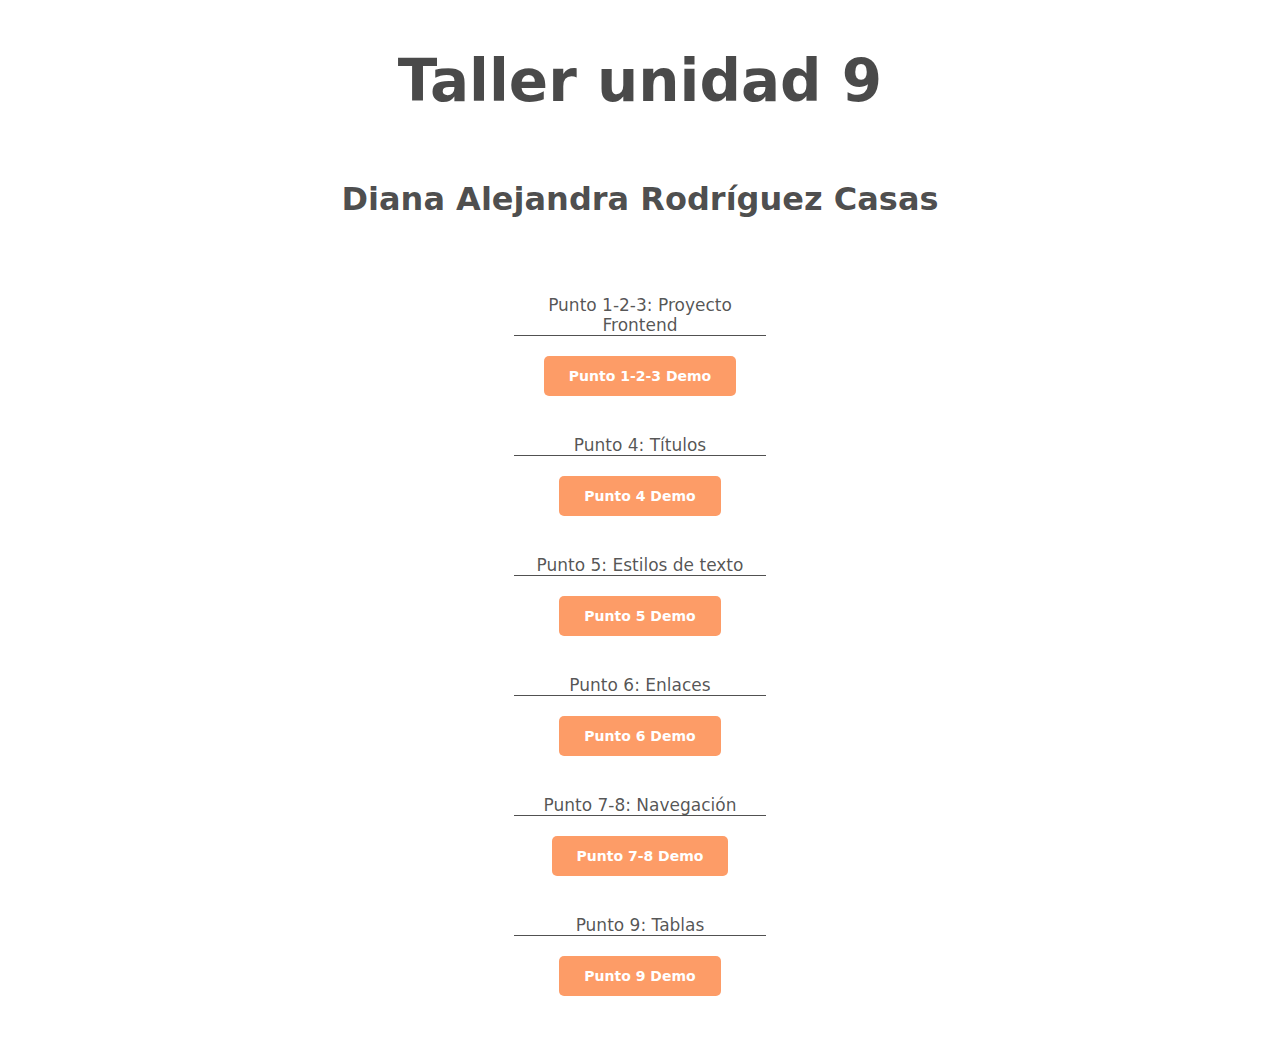
<file: index.html>
<!DOCTYPE html>
<html lang="en">
<head>
  <meta charset="UTF-8">
  <meta http-equiv="X-UA-Compatible" content="IE=edge">
  <meta name="viewport" content="width=device-width, initial-scale=1.0">
  <title>taller 9 menu</title>
  <link rel="stylesheet" href="./styles/styles.css">
</head>
<body> 
  <div>
    <h1> Taller unidad 9</h1>
    <h2>Diana Alejandra Rodríguez Casas</h2>
    <nav>
      <ul>
        <li>
          <p>
            Punto 1-2-3: Proyecto Frontend
          </p> 
          <a href="./punto-1-2-3/index.html">
            Punto 1-2-3 Demo
          </a>
        </li>
        <li>
          <p>
            Punto 4: Títulos
          </p> 
          <a href="./punto-4/index.html">
            Punto 4 Demo
          </a>
        </li>
        <li>
          <p>
            Punto 5: Estilos de texto
          </p>
          <a href="./punto-5/index.html">
            Punto 5 Demo
          </a>
        </li>
        <li>
          <p>
            Punto 6: Enlaces
          </p>
          <a href="./punto-6/index.html">
            Punto 6 Demo
          </a>
        </li>
        <li>
          <p>
            Punto 7-8: Navegación
          </p>
          <a href="./punto-7-8/index.html">
            Punto 7-8 Demo
          </a>
        </li>
        <li>
          <p>
            Punto 9: Tablas
          </p>
          <a href="./punto-9/index.html">
            Punto 9 Demo
          </a>
        </li>
      </ul>
    </nav>
  </div> 
</body>
</html>
</file>
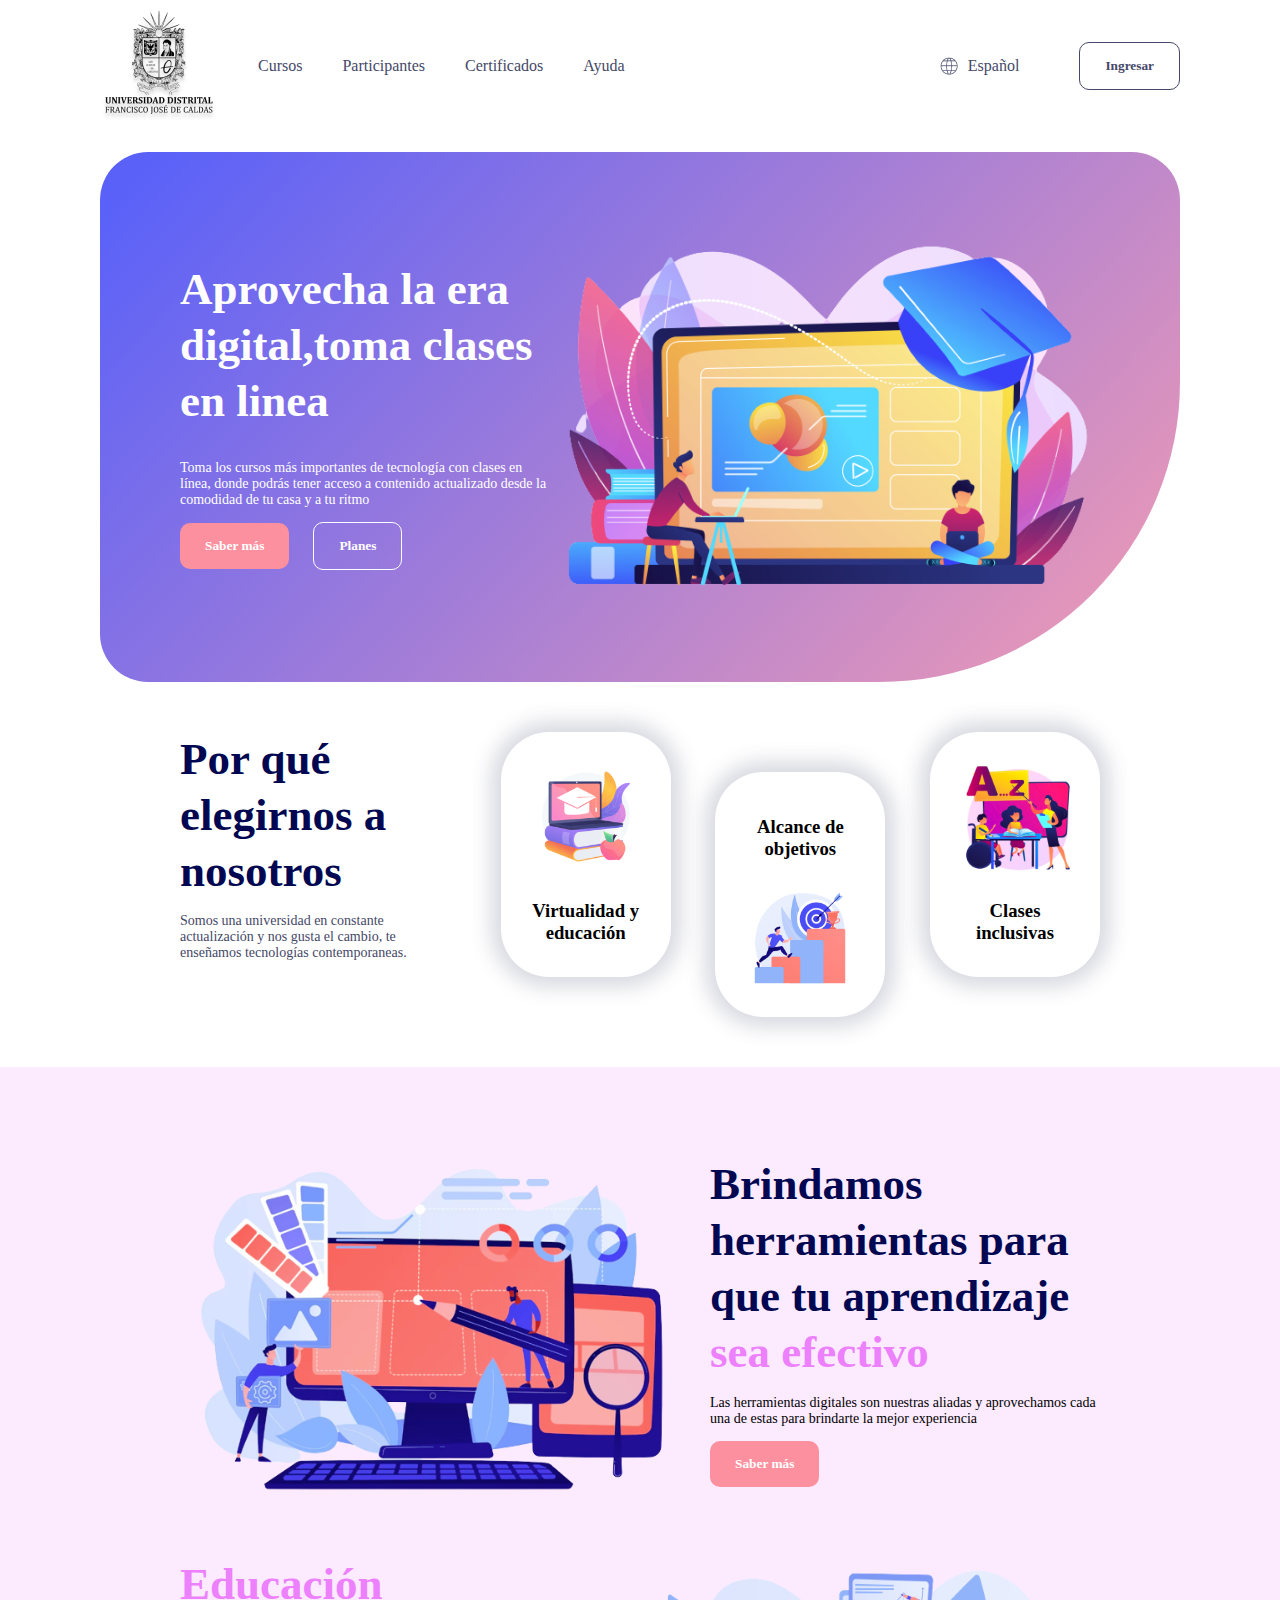
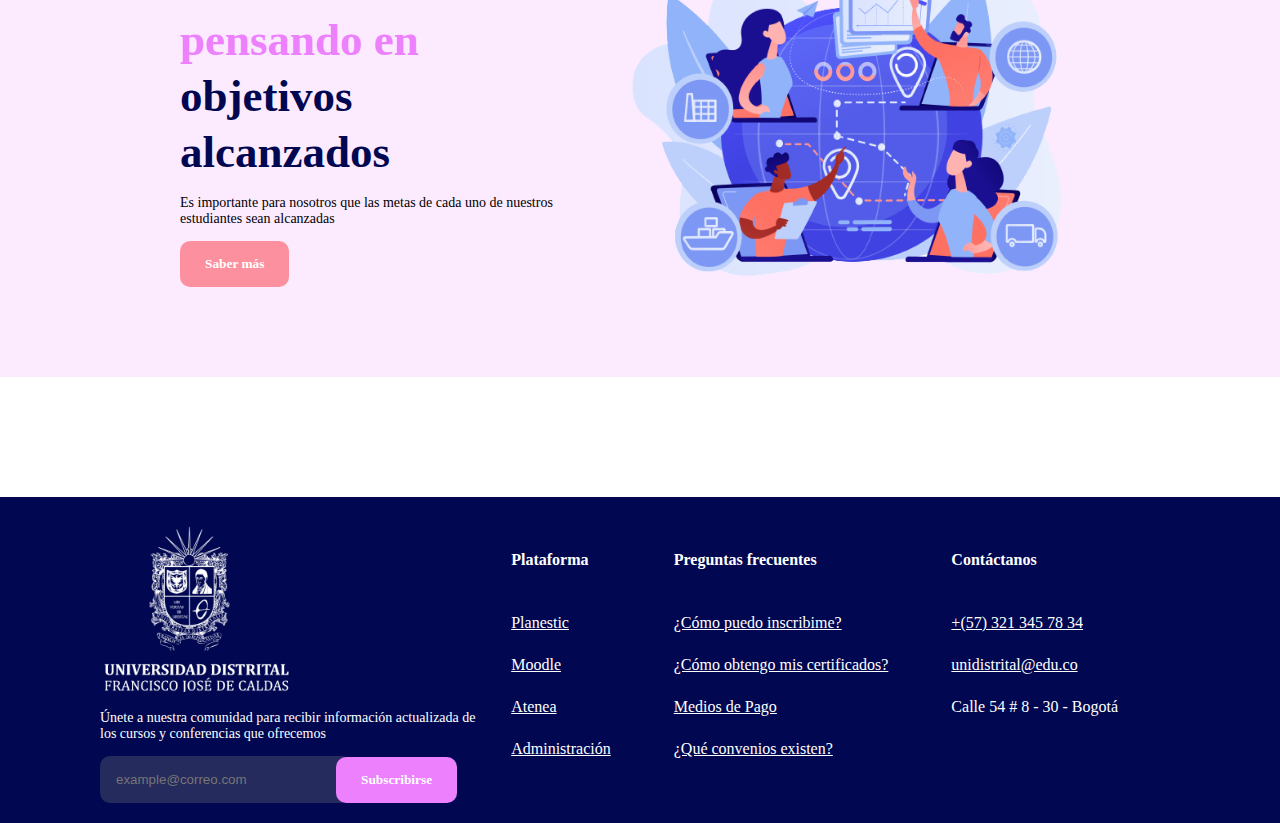
<file: punto-1-2-3/index.html>
<!DOCTYPE html>
<html lang="en">

<head>
    <meta charset="UTF-8">
    <meta http-equiv="X-UA-Compatible" content="IE=edge">
    <meta name="viewport" content="width=device-width, initial-scale=1.0">
    <link rel="stylesheet" href="https://indestructibletype.com/fonts/Jost.css" type="text/css" charset="utf-8" />
    <link rel="stylesheet" href="./styles/common-styles.css">
    <link rel="stylesheet" href="./styles/header-styles.css">
    <link rel="stylesheet" href="./styles/banner-styles.css">
    <link rel="stylesheet" href="./styles/section-1-styles.css">
    <link rel="stylesheet" href="./styles/footer.styles.css">
    <link rel="stylesheet" href="./styles/section-2-styles.css">
    <title>Page Desing</title>
</head>

<body>
    <header>
        <div class="header__navigator">
            <img src="./public/images/header-logo.png" alt="header logo">
            <nav>
                <ul>
                    <li><a href="#banner">Cursos</a></li>
                    <li><a href="#section-1">Participantes</a></li>
                    <li><a href="#section-2">Certificados</a></li>
                    <li><a href="#footer">Ayuda</a></li>
                </ul>
            </nav>
        </div>
        <div class="header__settings">
            <div class="language">
                <img src="./public/images/header-world.png" alt="header world">
                <span>Español</span>
            </div>
            <button>Ingresar</button>
        </div>
    </header>
    <main>
        <section id="banner">
            <div class="banner__info">
                <div class="banner__texts">
                    <h1>Aprovecha la era digital,toma clases en linea</h1>
                    <p>
                        Toma los cursos más importantes de tecnología con clases en línea,
                        donde podrás tener acceso a contenido actualizado desde la comodidad
                        de tu casa y a tu ritmo
                    </p>
                </div>
                <div class="banner__buttons">
                    <button class="button--orange">Saber más</button>
                    <button class="button--transparent">Planes</button>
                </div>
            </div>
            <img src="./public/images/banner-online.png" alt="banner online">
        </section>
        <section id="section-1">
            <div class="section-1__info">
                <h2>Por qué elegirnos a nosotros</h2>
                <p>
                    Somos una universidad en constante actualización y
                    nos gusta el cambio, te enseñamos tecnologías contemporaneas.
                </p>
            </div>
            <div class="section-1__card">
                <img src="./public/images/section1-education.png" alt="education" width="120px" height="120px">
                <h3>Virtualidad y educación</h3>
            </div>
            <div class="section-1__card section-1__card-down">
                <h3>Alcance de objetivos</h3>
                <img src="./public/images/section1-goals.png" alt="goals" width="120px" height="120px">
            </div>
            <div class="section-1__card">
                <img src="./public/images/section1-teach.png" alt="teach" width="120px" height="120px">
                <h3>Clases inclusivas</h3>
            </div>
        </section>
        <section id="section-2">
            <div class="section-2__info">
                <img 
                src="./public/images/section2-tools.png" 
                alt="tools" 
                width="500px" 
                height="350px"
                >
                <div>
                 <h2>Brindamos herramientas para que tu aprendizaje</h2>
                 <h2 class="title__pink">sea efectivo</h2>
                 <p>Las herramientas digitales son nuestras aliadas 
                    y aprovechamos cada una de estas para brindarte 
                    la mejor experiencia
                </p>
                <button class="button--orange">Saber más</button>
                </div>
            </div>
            <div class="section-2__info">
                <div>
                  <h2 class="title__pink">Educación pensando en</h2> 
                  <h2>objetivos alcanzados</h2> 
                  <p>Es importante para nosotros que las metas de cada 
                    uno de nuestros estudiantes sean alcanzadas
                </p>
                <button class="button--orange">Saber más</button>
                </div>
                <img 
                src="./public/images/section2-goals.png" 
                alt="goals" 
                width="500px" 
                height="350px"
                >
            </div>
        </section>
    </main>
    <footer id="footer">
      <div class="footer__info">
       <img 
       src="./public/images/footer-logo.png" 
       alt="logo"
       width="200px"
       height="175px"
       >
       <p>Únete a nuestra comunidad para recibir información 
        actualizada de los cursos y conferencias que ofrecemos
    </p>
      <form action="">
        <input 
        type="email"
        placeholder="example@correo.com"
        name="user_email"
        >    
        <button>Subscribirse</button>
      </form>
      </div>
      <div class="footer__list">
        <table>
          <thead>
            <tr>
              <th>Plataforma</th>
              <th>Preguntas frecuentes</th>
              <th>Contáctanos</th>
            </tr>
          </thead>
          <tbody>
            <tr>
                <td><a href="">Planestic</a></td>
                <td><a href="">¿Cómo puedo inscribime?</a></td>
                <td><a href="">+(57) 321 345 78 34</a></td>
            </tr>
            <tr>
                <td><a href="">Moodle</a></td>
                <td><a href="">¿Cómo obtengo mis certificados?</a></td>
                <td><a href="">unidistrital@edu.co</a></td>
            </tr>
            <tr>
                <td><a href="">Atenea</a></td>
                <td><a href="">Medios de Pago</a></td>
                <td><a href=""></a>Calle 54 # 8 - 30 - Bogotá</td>
            </tr>
            <tr>
                <td><a href="">Administración</a></td>
                <td><a href="">¿Qué convenios existen?</a></td>
            </tr>
          </tbody>
        </table>
      </div>
    </footer>
</body>

</html>
</file>
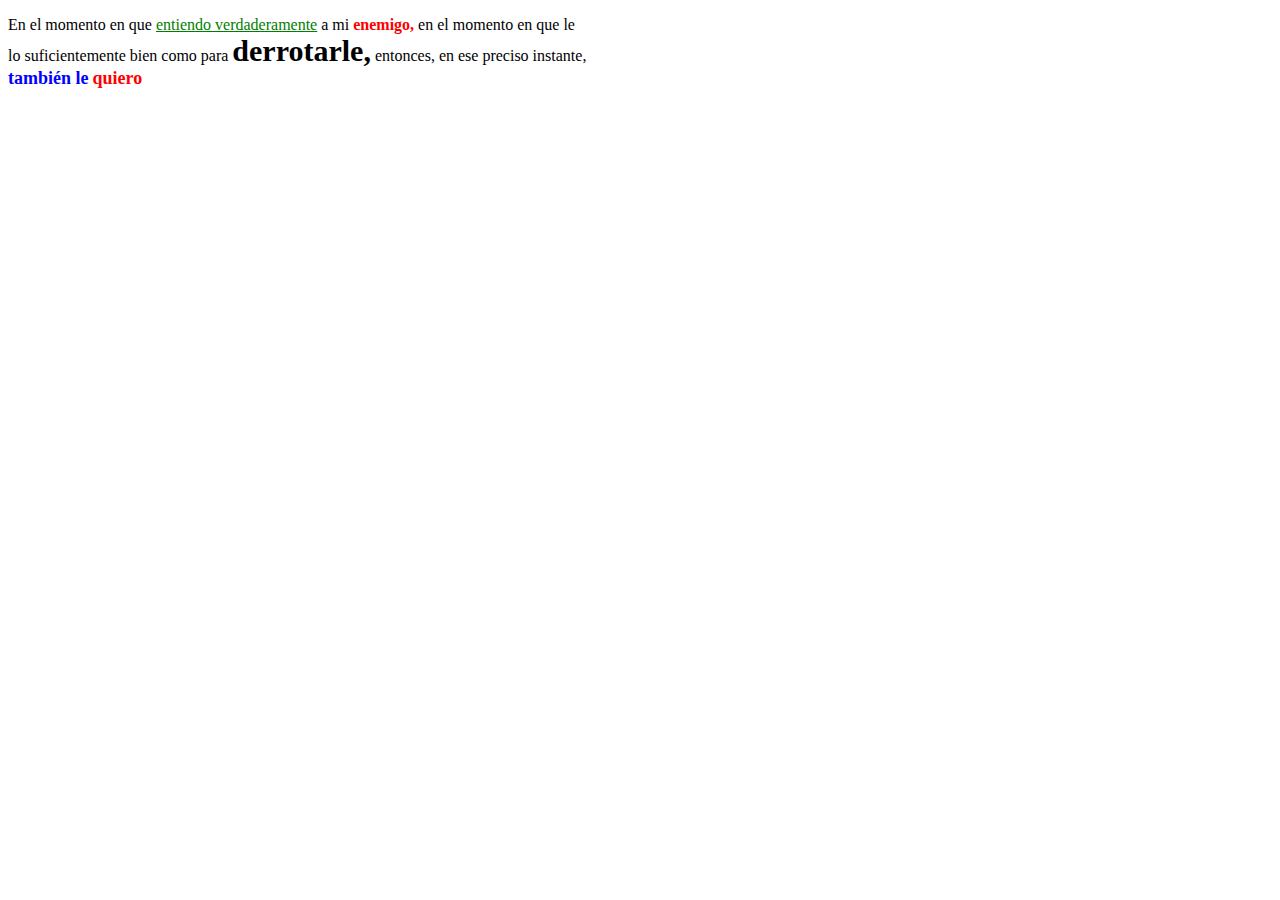
<file: punto-5/index.html>
<!DOCTYPE html>
<html lang="en">

<head>
    <meta charset="UTF-8">
    <meta http-equiv="X-UA-Compatible" content="IE=edge">
    <meta name="viewport" content="width=device-width, initial-scale=1.0">
    <link rel="stylesheet" href="styles/styles.css">
    <title>Párrafo</title>
</head>

<body>
    <div class="subtitle">
    <p>
        <span>En el momento en que </span>
        <u id="subtitle__1">entiendo verdaderamente</u>
        <span>a mi</span>
        <b>enemigo,</b>
        <span> en el momento en que le</span><br>
        <span>lo suficientemente bien como para </span>
        <strong>derrotarle,</strong>
        <span>entonces, en ese preciso instante,</span><br>
        <b id="subtitle__3"> también le</b>
        <b id="subtitle__4"> quiero</b>
    </p>
    </div>
</body>

</html>
</file>
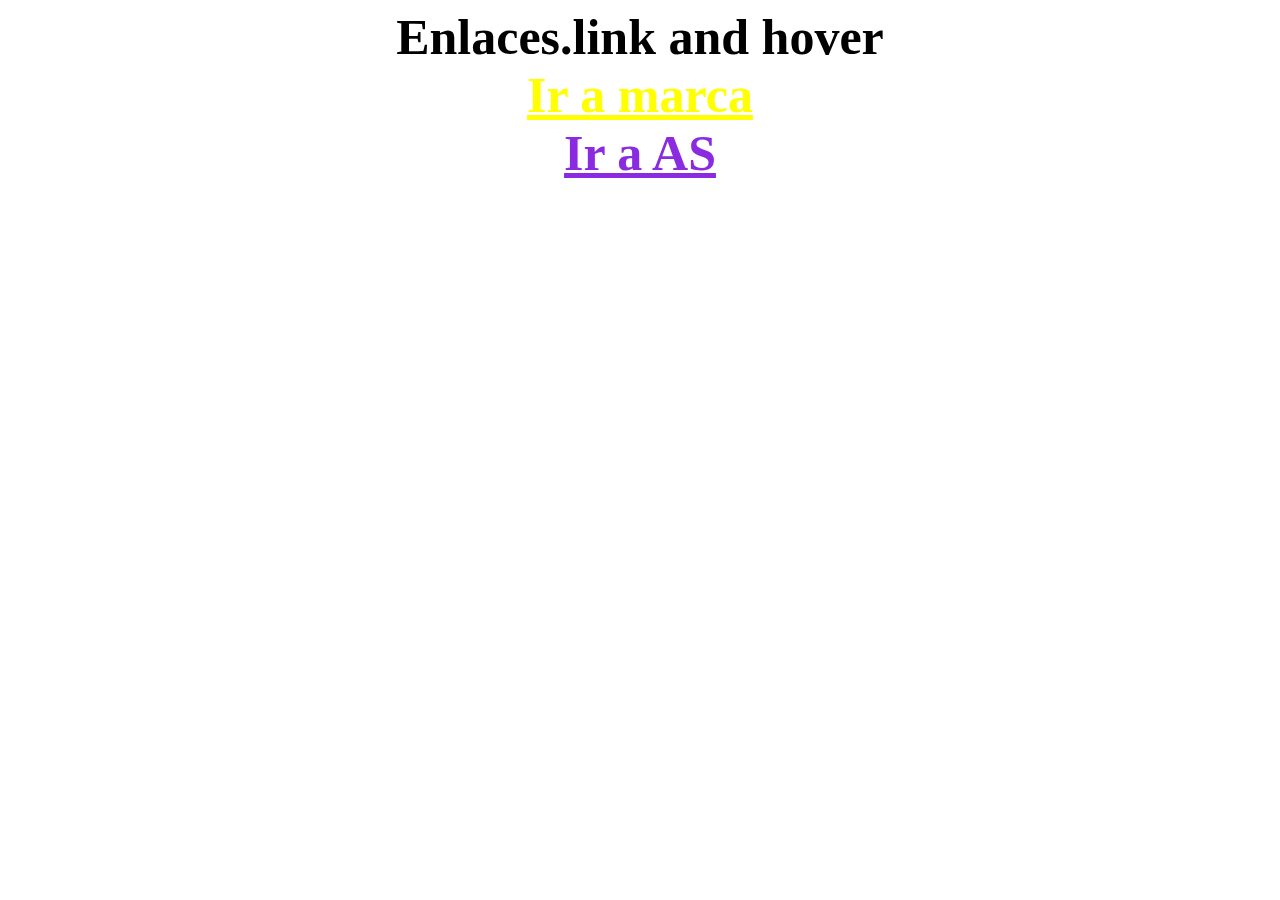
<file: punto-6/index.html>
<!DOCTYPE html>
<html lang="en">
<head>
    <meta charset="UTF-8">
    <meta http-equiv="X-UA-Compatible" content="IE=edge">
    <meta name="viewport" content="width=device-width, initial-scale=1.0">
    <link rel="stylesheet" href="./styles/styles.css">
    <title>Links</title>
</head>
<body>
    <strong>Enlaces.link and hover</strong><br>
    <b><a class="marca" href="https://www.marca.com/"> Ir a marca</a></b><br>
    <b ><a class="as" href="https://colombia.as.com/"> Ir a AS</a></b>
</body>
</html>
</file>
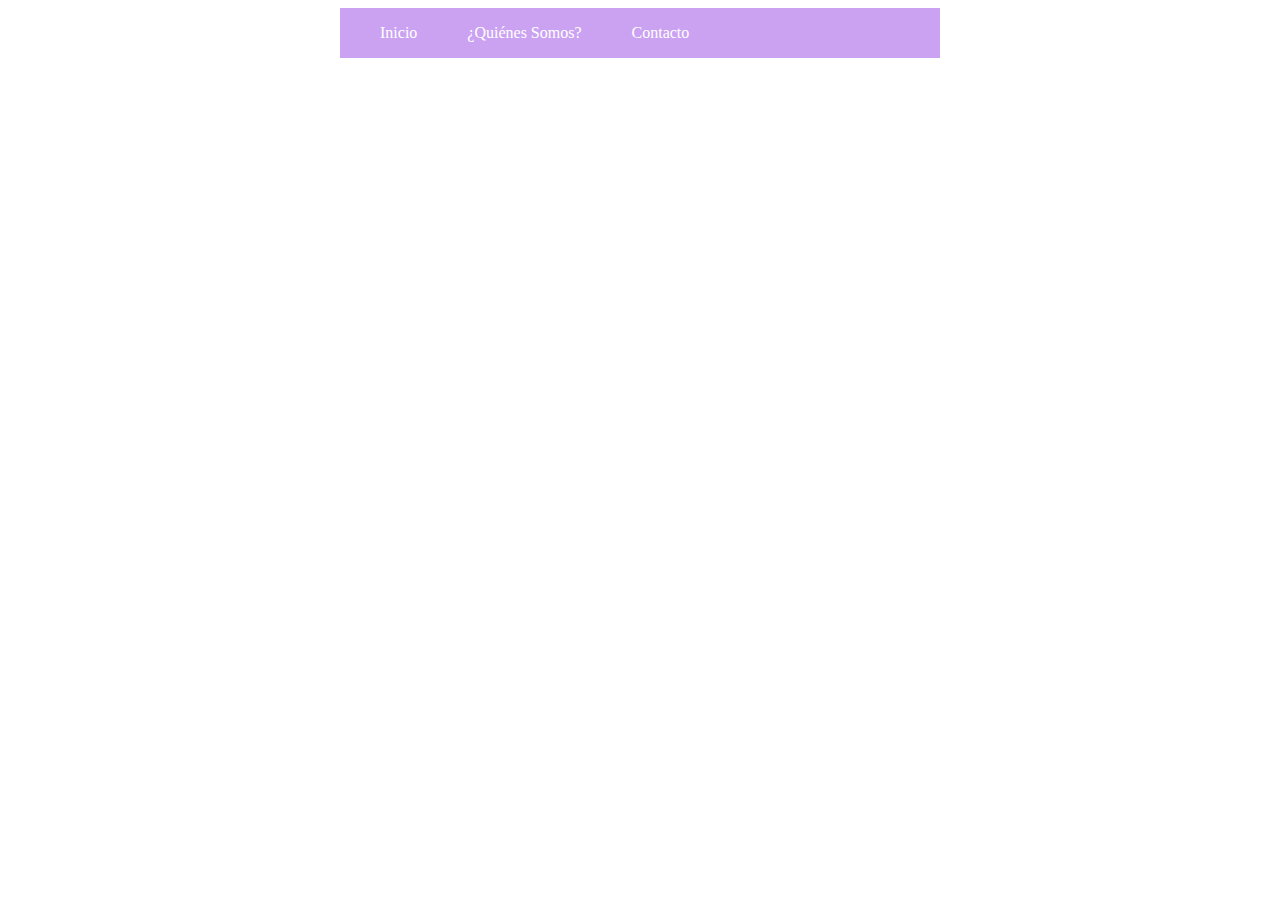
<file: punto-7-8/index.html>
<!DOCTYPE html>
<html lang="en">

<head>
    <meta charset="UTF-8">
    <meta http-equiv="X-UA-Compatible" content="IE=edge">
    <meta name="viewport" content="width=device-width, initial-scale=1.0">
    <link rel="stylesheet" href="./styles/styles.css">
    <title>Iconos</title>
</head>

<body>
    <nav>
        <ul>
            <li>Inicio</li>
            <li>¿Quiénes Somos?</li>
            <li>Contacto</li>
        </ul>
    </nav>
</body>

</html>
</file>
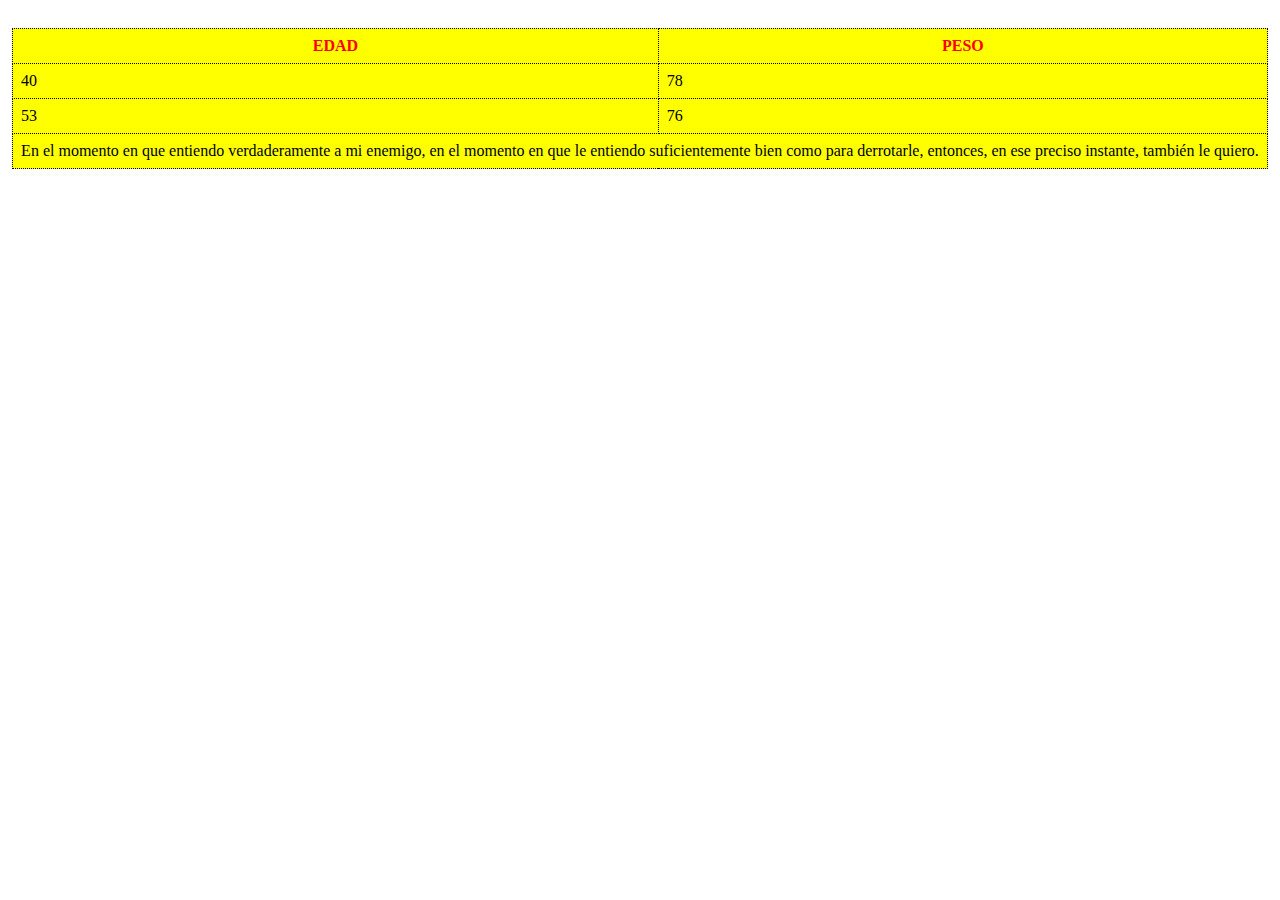
<file: punto-9/index.html>
<!DOCTYPE html>
<html lang="en">

<head>
    <meta charset="UTF-8">
    <meta http-equiv="X-UA-Compatible" content="IE=edge">
    <meta name="viewport" content="width=device-width, initial-scale=1.0">
    <link rel="stylesheet" href="./styles/styles.css">
    <title>Tabla</title>
</head>

<body>
    <table>
        <tr>
            <th> EDAD</th>
            <th> PESO</th>
        </tr>
        <tr>
            <td>40</td>
            <td>78</td>
        </tr>
        <td>53</td>
        <td>76</td>
        <tr>
            <td colspan="2">En el momento en que entiendo verdaderamente a mi enemigo, en el momento en que le entiendo
                suficientemente bien como para derrotarle, entonces, en ese preciso instante, también le quiero.
            </td>
        </tr>
    </table>
</body>

</html>
</file>
<file: styles/styles.css>
body {
  text-align: center;
  color: #000000b5;
  font-family: system-ui, -apple-system;
}

body, div {
  display: flex;
  justify-content: center;
  align-items: center;
}

div {
  flex-direction: column;
  width: 50%;
  height: 50%;
  text-align: center;
}

h1 {
  font-size: 58px;
}

h2 {
  font-size: 32px;
}

nav {
  width: 40%;
}

ul {
  padding: 0;
  text-align: center;
  list-style: none;
}

li {
  margin: 50px 0;
}

p {
  margin: 40px 0 30px;
  color: #000000ae;
  font-size: 17px;
  border-bottom: 1px solid;
}

a {
  padding: 12px 25px;
  color: #ffffff;
  background-color: #fd8f54e2;
  border: none;
  border-radius: 5px;
  font-family: system-ui, -apple-system;
  font-size: 14px;
  font-weight: bold;
  text-decoration: none;
  cursor: pointer;
}

a:hover {
  background-color: #e87537e2;
}
</file>
<file: punto-1-2-3/styles/common-styles.css>
body {
    margin: 0px;
}

a {
    font-family: Jost;
}

button {
    padding: 15px 25px;
    font-family: Jost;
    font-weight: bold;
    border-radius: 10px;
    cursor: pointer;
}

p {
    font-family: "Jost";
    font-size: 14px;
}

.button--orange {
    background-color: #fd909e;
    color: white;
    border: none;
}

h2{
    font-family: "Jost";
    font-size: 45px;
    color: #010851;
    line-height: 124%;
    letter-spacing:-1%;
    margin: 0;
}
</file>
<file: punto-1-2-3/styles/header-styles.css>
header {
    display: flex;
    justify-content: space-between;
    margin: 10px 100px;
}

.header__navigator {
    display: flex;
    align-items: center;
}

ul {
    display: flex;
    gap: 40px;
    list-style: none;
}

nav a {
    color: #454868;
    text-decoration: none;
    font-weight: 500;
}

.header__settings {
    display: flex;
    align-items: center;
    gap: 60px;
}

.language {
    display: flex;
    align-items: center;
    gap: 10px;

    font-family: "Jost";
    font-weight: 300;
    color: #454868;      
}

button {
    background-color: transparent;
    border: 1px solid #454868;
    color: #454868;
}
</file>
<file: punto-1-2-3/styles/banner-styles.css>
#banner {
    display: flex;
    margin: 30px 100px;
    padding: 80px;
    background: linear-gradient(313deg, #EE9AB5 3.28%, #5961F9 97.04%);
    border-radius: 48px 48px 300px 48px;
    color: white;
}

h1 {
    font-family: "Jost";
    font-size: 45px;
    line-height: 124%;
    letter-spacing:-1%;
}

#banner img {
    width: 550px;
    height: 370px;
}

.button--transparent {
    background-color: transparent;
    color: white;
    border: 1px solid;
    margin-left: 20px;
}
</file>
<file: punto-1-2-3/styles/section-1-styles.css>
#section-1{
    display: flex;
    margin: 50px 180px;
    justify-content: space-between;
   }

.section-1__info {
    width: 30%;
}   

.section-1__info p {
    color: #454868;
}

.section-1__card {
    width: min-content;
    height: 195px;
    text-align: center;
    box-shadow: 0px 0px 20px 10px #45486835;
    border-radius: 48px;
    padding: 25px;
}

.section-1__card-down {
    margin-top: 40px; 
}

h3 {
    font-family: "Jost";    
}
</file>
<file: punto-1-2-3/styles/footer.styles.css>
footer {
    background-color: #010851;
    margin-top: 120px;
    justify-content: space-between;
    align-self: center;
    padding: 20px 100px;
    display: flex;
    color: white;
}
.footer__info {
    width: 35%;
}

form button {
    background-color: #ed80fd;
    color: white;
    border: none;    
}

input {
    padding: 16px;
    background-color: #4548688c;
    width: 220px;
    border: none;
    border-radius:10px ;
    margin-right: -20px;
}

table {
    font-family: "Jost";
    text-align: left;
}

th{
    height: 80px;
}

tr {
    height: 40px;
}

td {
    padding-right: 60px;
}

td a {
    color: white;
}
</file>
<file: punto-1-2-3/styles/section-2-styles.css>
#section-2 {
   background-color: #ED80FD2B;
   padding: 30px 180px;
}

.section-2__info {
    display: flex;
    gap: 30px;
    margin: 50px 0px;
    align-items: center;
}

.title__pink {
    color: #ED80FD;
}
</file>
<file: punto-5/styles/styles.css>
#subtitle__1 {
    color: green;
}

b {
    color: red;
}

#subtitle__2 {
    text-decoration: overline underline
}

strong {
    font-size: 30px;
}

#subtitle__3 {
    color: blue;
    font-size: 18px;
}

#subtitle__4 {
    color: red;
    font-size: 18px;
}
</file>
<file: punto-6/styles/styles.css>
body {
    text-align: center;
    font-size: 50px;
}

.marca {
    color: yellow;
}

.as {
    color: blueviolet;
}
</file>
<file: punto-7-8/styles/styles.css>
body {
    display: flex;
    justify-content: center
}

nav {
    color: white;
    background-color: rgba(129, 28, 224, 0.411);
    width: 600px;
    height: 50px;
}

nav ul :hover {
    background-color: blue;
    color: white;
    border: 0px;
    cursor: pointer;
}

ul {
    display: flex;
    gap: 50px;
    list-style: none;
    align-items: center;    
}
</file>
<file: punto-9/styles/styles.css>
body {
    display: flex;
    justify-content: center
}
table {
    border-collapse: collapse;
    text-align: left;      
    margin-top: 20px;
    background-color: yellow;      
}

th {
    border: black 1px dotted;
    padding: 8px;
    text-align: center;
    color: red;      
    font-weight: 0;
}

td {
    border: black 1px dotted;
    padding: 8px;
    text-align: left;

}
</file>
